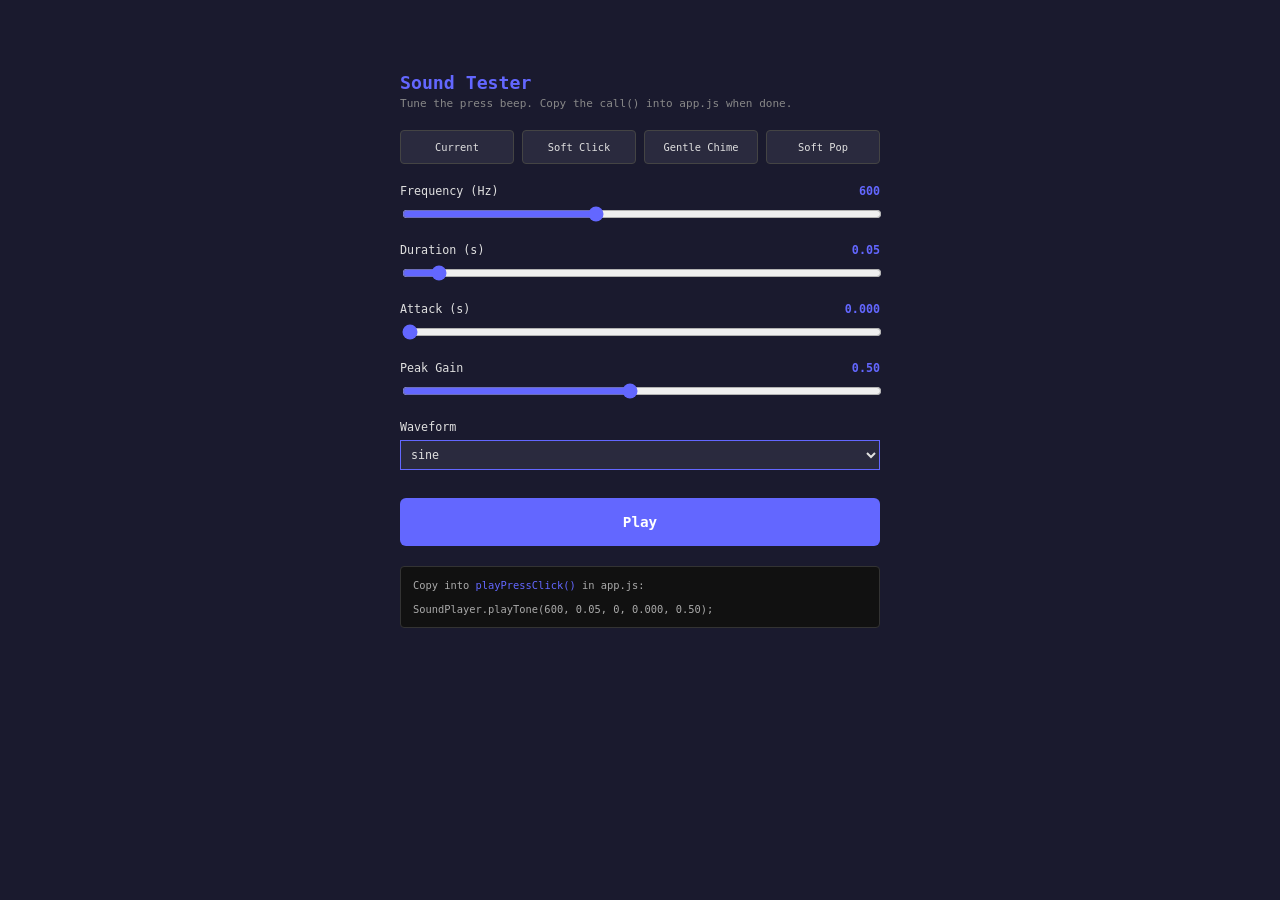
<file: sound_test.html>
<!DOCTYPE html>
<html lang="en">
<head>
  <meta charset="UTF-8">
  <title>Sound Tester</title>
  <style>
    body {
      background: #1a1a2e;
      color: #e0e0e0;
      font-family: monospace;
      max-width: 480px;
      margin: 40px auto;
      padding: 20px;
    }
    h1 { color: #6367FF; margin-bottom: 4px; font-size: 1.4em; }
    p.subtitle { color: #888; margin-top: 0; font-size: 0.85em; }
    .group { margin: 18px 0; }
    label { display: flex; justify-content: space-between; margin-bottom: 6px; font-size: 0.9em; }
    label span { color: #6367FF; font-weight: bold; min-width: 60px; text-align: right; }
    input[type=range] { width: 100%; accent-color: #6367FF; }
    select {
      width: 100%;
      background: #2a2a3e;
      color: #e0e0e0;
      border: 1px solid #6367FF;
      padding: 6px;
      font-family: monospace;
      font-size: 0.9em;
    }
    .presets { display: flex; gap: 8px; margin: 20px 0; }
    button {
      flex: 1;
      padding: 10px 6px;
      background: #2a2a3e;
      color: #e0e0e0;
      border: 1px solid #444;
      cursor: pointer;
      font-family: monospace;
      font-size: 0.8em;
      border-radius: 4px;
    }
    button:hover { border-color: #6367FF; color: #6367FF; }
    #playBtn {
      width: 100%;
      padding: 16px;
      background: #6367FF;
      color: white;
      border: none;
      font-size: 1.1em;
      font-weight: bold;
      border-radius: 6px;
      cursor: pointer;
      margin-top: 10px;
    }
    #playBtn:hover { background: #7a7eff; }
    #playBtn:active { background: #4a4ecc; }
    .code-block {
      background: #111;
      border: 1px solid #333;
      border-radius: 4px;
      padding: 12px;
      margin-top: 20px;
      font-size: 0.8em;
      color: #aaa;
    }
    .code-block code { color: #6367FF; }
  </style>
</head>
<body>
  <h1>Sound Tester</h1>
  <p class="subtitle">Tune the press beep. Copy the call() into app.js when done.</p>

  <div class="presets">
    <button onclick="applyPreset('current')">Current</button>
    <button onclick="applyPreset('soft')">Soft Click</button>
    <button onclick="applyPreset('chime')">Gentle Chime</button>
    <button onclick="applyPreset('pop')">Soft Pop</button>
  </div>

  <div class="group">
    <label>Frequency (Hz) <span id="freqVal">600</span></label>
    <input type="range" id="freq" min="200" max="1200" step="10" value="600" oninput="update()">
  </div>
  <div class="group">
    <label>Duration (s) <span id="durVal">0.05</span></label>
    <input type="range" id="dur" min="0.02" max="0.5" step="0.01" value="0.05" oninput="update()">
  </div>
  <div class="group">
    <label>Attack (s) <span id="atkVal">0.00</span></label>
    <input type="range" id="atk" min="0" max="0.05" step="0.002" value="0" oninput="update()">
  </div>
  <div class="group">
    <label>Peak Gain <span id="gainVal">0.50</span></label>
    <input type="range" id="gain" min="0.05" max="1.0" step="0.01" value="0.5" oninput="update()">
  </div>
  <div class="group">
    <label>Waveform</label>
    <select id="wave" onchange="update()">
      <option value="sine">sine</option>
      <option value="triangle">triangle</option>
      <option value="square">square</option>
    </select>
  </div>

  <button id="playBtn" onclick="play()">Play</button>

  <div class="code-block">
    Copy into <code>playPressClick()</code> in app.js:<br><br>
    <span id="codeOut">SoundPlayer.playTone(600, 0.05, 0, 0, 0.5);</span>
  </div>

  <script>
    let audioCtx = null;

    function getCtx() {
      if (!audioCtx) audioCtx = new (window.AudioContext || window.webkitAudioContext)();
      if (audioCtx.state === 'suspended') audioCtx.resume();
      return audioCtx;
    }

    function playTone(freq, duration, startDelay, attack, peakGain, waveType) {
      const ctx = getCtx();
      if (ctx.state !== 'running') return;
      const osc = ctx.createOscillator();
      const gain = ctx.createGain();
      osc.connect(gain);
      gain.connect(ctx.destination);
      osc.frequency.value = freq;
      osc.type = waveType;
      const t = ctx.currentTime + startDelay;
      if (attack > 0) {
        gain.gain.setValueAtTime(0.0001, t);
        gain.gain.linearRampToValueAtTime(peakGain, t + attack);
      } else {
        gain.gain.setValueAtTime(peakGain, t);
      }
      gain.gain.exponentialRampToValueAtTime(0.01, t + duration);
      osc.start(t);
      osc.stop(t + duration + 0.01);
    }

    function vals() {
      return {
        freq: parseFloat(document.getElementById('freq').value),
        dur:  parseFloat(document.getElementById('dur').value),
        atk:  parseFloat(document.getElementById('atk').value),
        gain: parseFloat(document.getElementById('gain').value),
        wave: document.getElementById('wave').value,
      };
    }

    function update() {
      const v = vals();
      document.getElementById('freqVal').textContent = v.freq;
      document.getElementById('durVal').textContent  = v.dur.toFixed(2);
      document.getElementById('atkVal').textContent  = v.atk.toFixed(3);
      document.getElementById('gainVal').textContent = v.gain.toFixed(2);
      document.getElementById('codeOut').textContent =
        `SoundPlayer.playTone(${v.freq}, ${v.dur.toFixed(2)}, 0, ${v.atk.toFixed(3)}, ${v.gain.toFixed(2)});`;
    }

    function play() {
      const v = vals();
      playTone(v.freq, v.dur, 0, v.atk, v.gain, v.wave);
    }

    function setSliders(freq, dur, atk, gain, wave) {
      document.getElementById('freq').value = freq;
      document.getElementById('dur').value  = dur;
      document.getElementById('atk').value  = atk;
      document.getElementById('gain').value = gain;
      document.getElementById('wave').value = wave;
      update();
    }

    const presets = {
      current: [600,  0.05, 0,     0.50, 'sine'],
      soft:    [520,  0.12, 0.010, 0.25, 'sine'],
      chime:   [440,  0.18, 0.015, 0.20, 'triangle'],
      pop:     [380,  0.10, 0.008, 0.18, 'sine'],
    };

    function applyPreset(name) {
      setSliders(...presets[name]);
      play();
    }

    update();
  </script>
</body>
</html>
</file>
